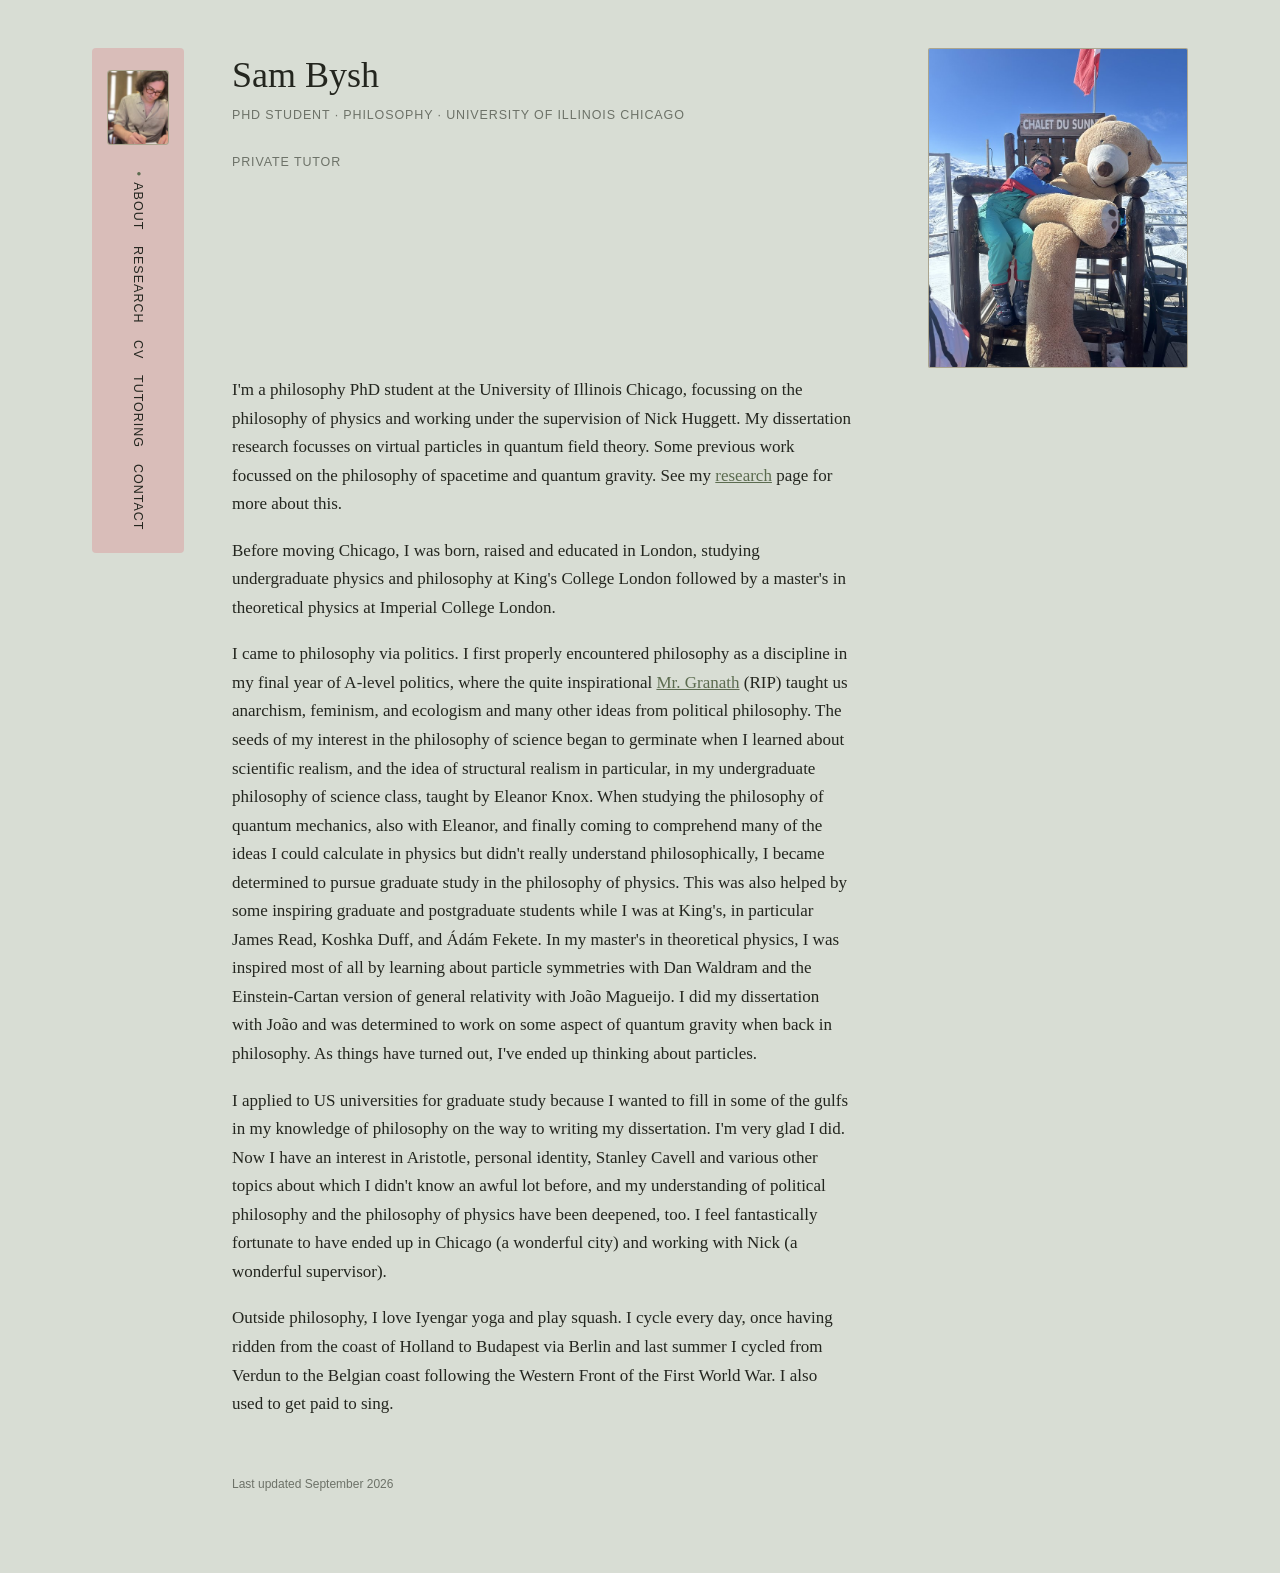
<file: index.html>
<!DOCTYPE html>
<html lang="en">
<head>
<meta charset="UTF-8">
<meta name="viewport" content="width=device-width, initial-scale=1">
<title>Sam Bysh</title>
<meta name="description" content="Sam Bysh, PhD candidate in philosophy of physics at the University of Illinois Chicago and private tutor.">
<link rel="canonical" href="https://sambysh.co.uk/">
<link rel="icon" type="image/svg+xml" href="favicon.svg">
<link rel="stylesheet" href="style.css?v=3">
</head>
<body>
<div class="page">

  <div class="sidebar">
    <div class="photo"><img src="assets/photo-small.jpg" alt="Sam Bysh" onerror="this.parentNode.textContent='photo'"></div>
    <nav>
      <a href="index.html" class="current">About</a>
      <a href="research.html">Research</a>
      <a href="cv.html">CV</a>
      <a href="tutoring.html">Tutoring</a>
      <a href="contact.html">Contact</a>
    </nav>
  </div>

  <div class="content">
    <div class="top-row">
      <div>
        <h1>Sam Bysh</h1>
        <div class="eyebrow">PhD Student &middot; Philosophy &middot; University of Illinois Chicago</div>
        <div class="eyebrow">Private Tutor</div>
      </div>
      <div class="bio-photo"><img src="assets/photo-large.jpg" alt="Sam Bysh" onerror="this.parentNode.textContent='photo'"></div>
    </div>

    <p>
      I'm a philosophy PhD student at the University of Illinois Chicago, focussing on the philosophy of physics and working under the supervision of Nick Huggett. My dissertation research focusses on virtual particles in quantum field theory. Some previous work focussed on the philosophy of spacetime and quantum gravity. See my <a href="research.html">research</a> page for more about this.   
    </p>

    <p>
      Before moving Chicago, I was born, raised and educated in London, studying undergraduate physics and philosophy at King's College London followed by a master's in theoretical physics at Imperial College London.
    </p>

    <p>
      I came to philosophy via politics. I first properly encountered philosophy as a discipline in my final year of A-level politics, where the quite inspirational <a href="https://mrpatrickalexander.medium.com/remembering-mr-granath-the-last-history-boy-aeea62672627">Mr. Granath</a> (RIP) taught us anarchism, feminism, and ecologism and many other ideas from political philosophy. The seeds of my interest in the philosophy of science began to germinate when I learned about scientific realism, and the idea of structural realism in particular, in my undergraduate philosophy of science class, taught by Eleanor Knox. When studying the philosophy of quantum mechanics, also with Eleanor, and finally coming to comprehend many of the ideas I could calculate in physics but didn't really understand philosophically, I became determined to pursue graduate study in the philosophy of physics. This was also helped by some inspiring graduate and postgraduate students while I was at King's, in particular James Read, Koshka Duff, and  &Aacute;d&aacute;m Fekete. In my master's in theoretical physics, I was inspired most of all by learning about particle symmetries with Dan Waldram and the Einstein-Cartan version of general relativity with Jo&atilde;o Magueijo. I did my dissertation with Jo&atilde;o and was determined to work on some aspect of quantum gravity when back in philosophy. As things have turned out, I've ended up thinking about particles.
    </p>

    <p>
      I applied to US universities for graduate study because I wanted to fill in some of the gulfs in my knowledge of philosophy on the way to writing my dissertation. I'm very glad I did. Now I have an interest in Aristotle, personal identity, Stanley Cavell and various other topics about which I didn't know an awful lot before, and my understanding of political philosophy and the philosophy of physics have been deepened, too. I feel fantastically fortunate to have ended up in Chicago (a wonderful city) and working with Nick (a wonderful supervisor).
    </p>

    <p>
      Outside philosophy, I love Iyengar yoga and play squash. I cycle every day, once having ridden from the coast of Holland to Budapest via Berlin and last summer I cycled from Verdun to the Belgian coast following the Western Front of the First World War. I also used to get paid to sing.
    </p>

    <footer class="sitefoot">Last updated September 2026</footer>
  </div>

</div>
</body>
</html>
</file>
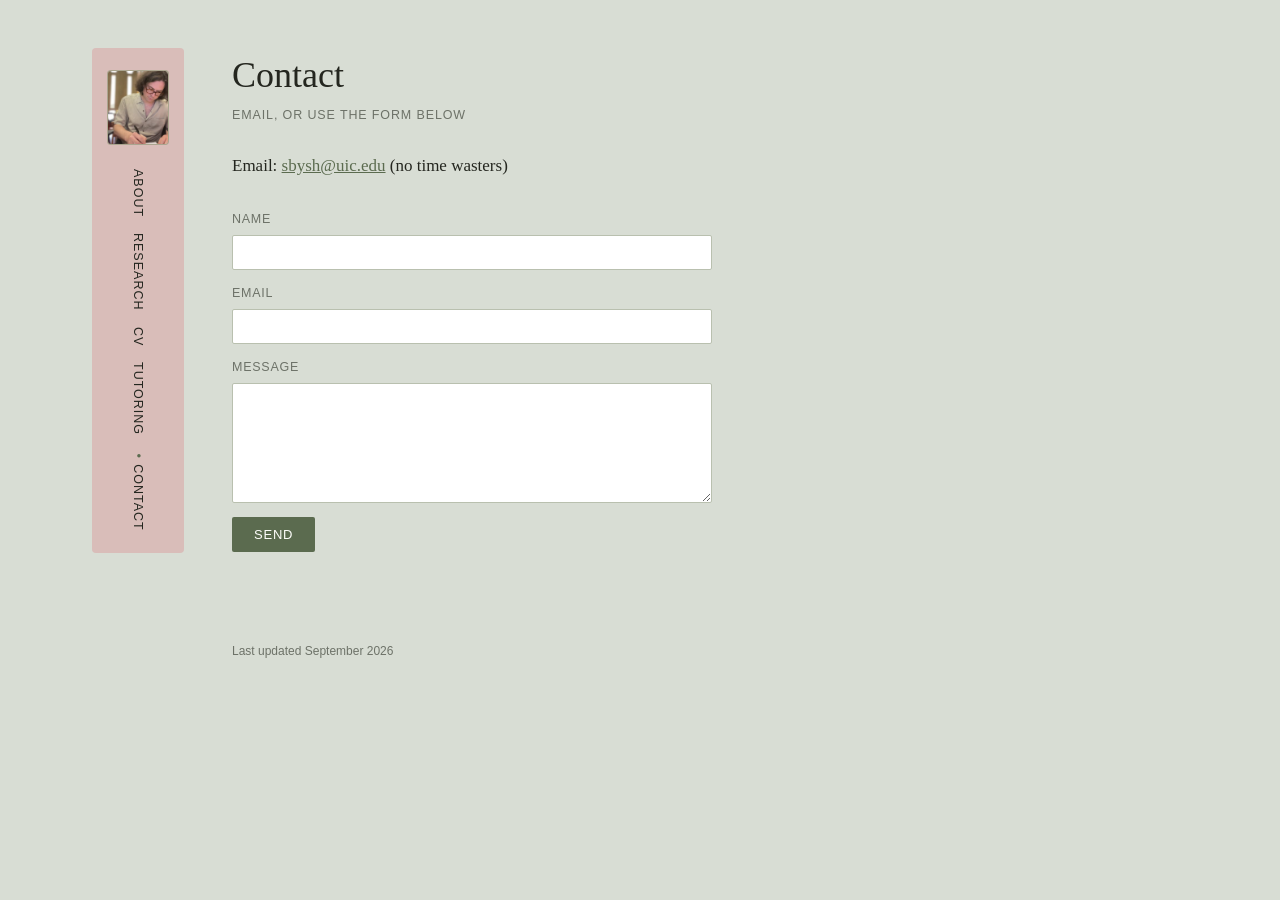
<file: contact.html>
<!DOCTYPE html>
<html lang="en">
<head>
<meta charset="UTF-8">
<meta name="viewport" content="width=device-width, initial-scale=1">
<title>Contact &middot; Sam Bysh</title>
<meta name="description" content="Get in touch with Sam Bysh.">
<link rel="canonical" href="https://sambysh.co.uk/contact.html">
<link rel="icon" type="image/svg+xml" href="favicon.svg">
<link rel="stylesheet" href="style.css?v=3">
</head>
<body>
<div class="page">

  <div class="sidebar">
    <div class="photo"><img src="assets/photo-small.jpg" alt="Sam Bysh" onerror="this.parentNode.textContent='photo'"></div>
    <nav>
      <a href="index.html">About</a>
      <a href="research.html">Research</a>
      <a href="cv.html">CV</a>
      <a href="tutoring.html">Tutoring</a>
      <a href="contact.html" class="current">Contact</a>
    </nav>
  </div>

  <div class="content">
    <h1>Contact</h1>
    <div class="eyebrow">Email, or use the form below</div>

    <div class="contact-block serif">
      Email: <a id="email-link" href="#">(enable JavaScript to see this, or use the form)</a> (no time wasters)
    </div>

    <!--
      TODO (Sam): sign up for a free account at web3forms.com, create an access key for this
      domain, and paste it in place of YOUR_ACCESS_KEY_HERE below. Submissions then arrive
      straight to your inbox, no backend required.

      Note: Web3Forms sends a verification email the first time a key is used; until you
      click the link in that email, submissions may not actually arrive even though the
      form appears to work. Worth checking your inbox (and spam folder) after your first
      real test.
    -->
    <form class="contact-form" id="contact-form" action="https://api.web3forms.com/submit" method="POST">
      <input type="hidden" name="access_key" value="54284c02-d7f0-4687-a0ac-036ecee884e4">
      <input type="hidden" name="subject" value="New message from sambysh.co.uk contact form">
      <input type="hidden" name="redirect" value="false">

      <!-- honeypot field: real visitors never see or fill this in; bots often do -->
      <input type="checkbox" name="botcheck" class="hidden-field" tabindex="-1" autocomplete="off">

      <label>
        Name
        <input type="text" name="name" required>
      </label>

      <label>
        Email
        <input type="email" name="email" required>
      </label>

      <label>
        Message
        <textarea name="message" rows="6" required></textarea>
      </label>

      <button type="submit">Send</button>

      <p id="form-status" role="status" aria-live="polite"></p>
    </form>

    <footer class="sitefoot">Last updated September 2026</footer>
  </div>

</div>

<script>
  // Very light obfuscation against the simplest scrapers: assembled at runtime rather
  // than sitting in the page source as a plain mailto link.
  (function () {
    var user = "sbysh";
    var domain = "uic.edu";
    var link = document.getElementById("email-link");
    if (link) {
      link.href = "mailto:" + user + "@" + domain;
      link.textContent = user + "@" + domain;
    }
  })();

  // Submit the form with fetch so we can show a message in place, rather than sending
  // the visitor to web3forms.com's own confirmation page. If JavaScript is unavailable,
  // the form still works as a plain POST (Web3Forms just shows their default page instead).
  (function () {
    var form = document.getElementById("contact-form");
    var status = document.getElementById("form-status");
    if (!form || !status) return;

    form.addEventListener("submit", function (event) {
      event.preventDefault();
      status.textContent = "Sending…";
      status.className = "";

      var data = new FormData(form);

      fetch(form.action, {
        method: "POST",
        body: data,
        headers: { Accept: "application/json" }
      })
        .then(function (response) { return response.json(); })
        .then(function (result) {
          if (result.success) {
            status.textContent = "Message sent, thank you. I'll get back to you soon.";
            status.className = "form-status-ok";
            form.reset();
          } else {
            status.textContent = "Something went wrong sending that. Please try again, or email me directly.";
            status.className = "form-status-error";
          }
        })
        .catch(function () {
          status.textContent = "Something went wrong sending that. Please try again, or email me directly.";
          status.className = "form-status-error";
        });
    });
  })();
</script>
</body>
</html>
</file>
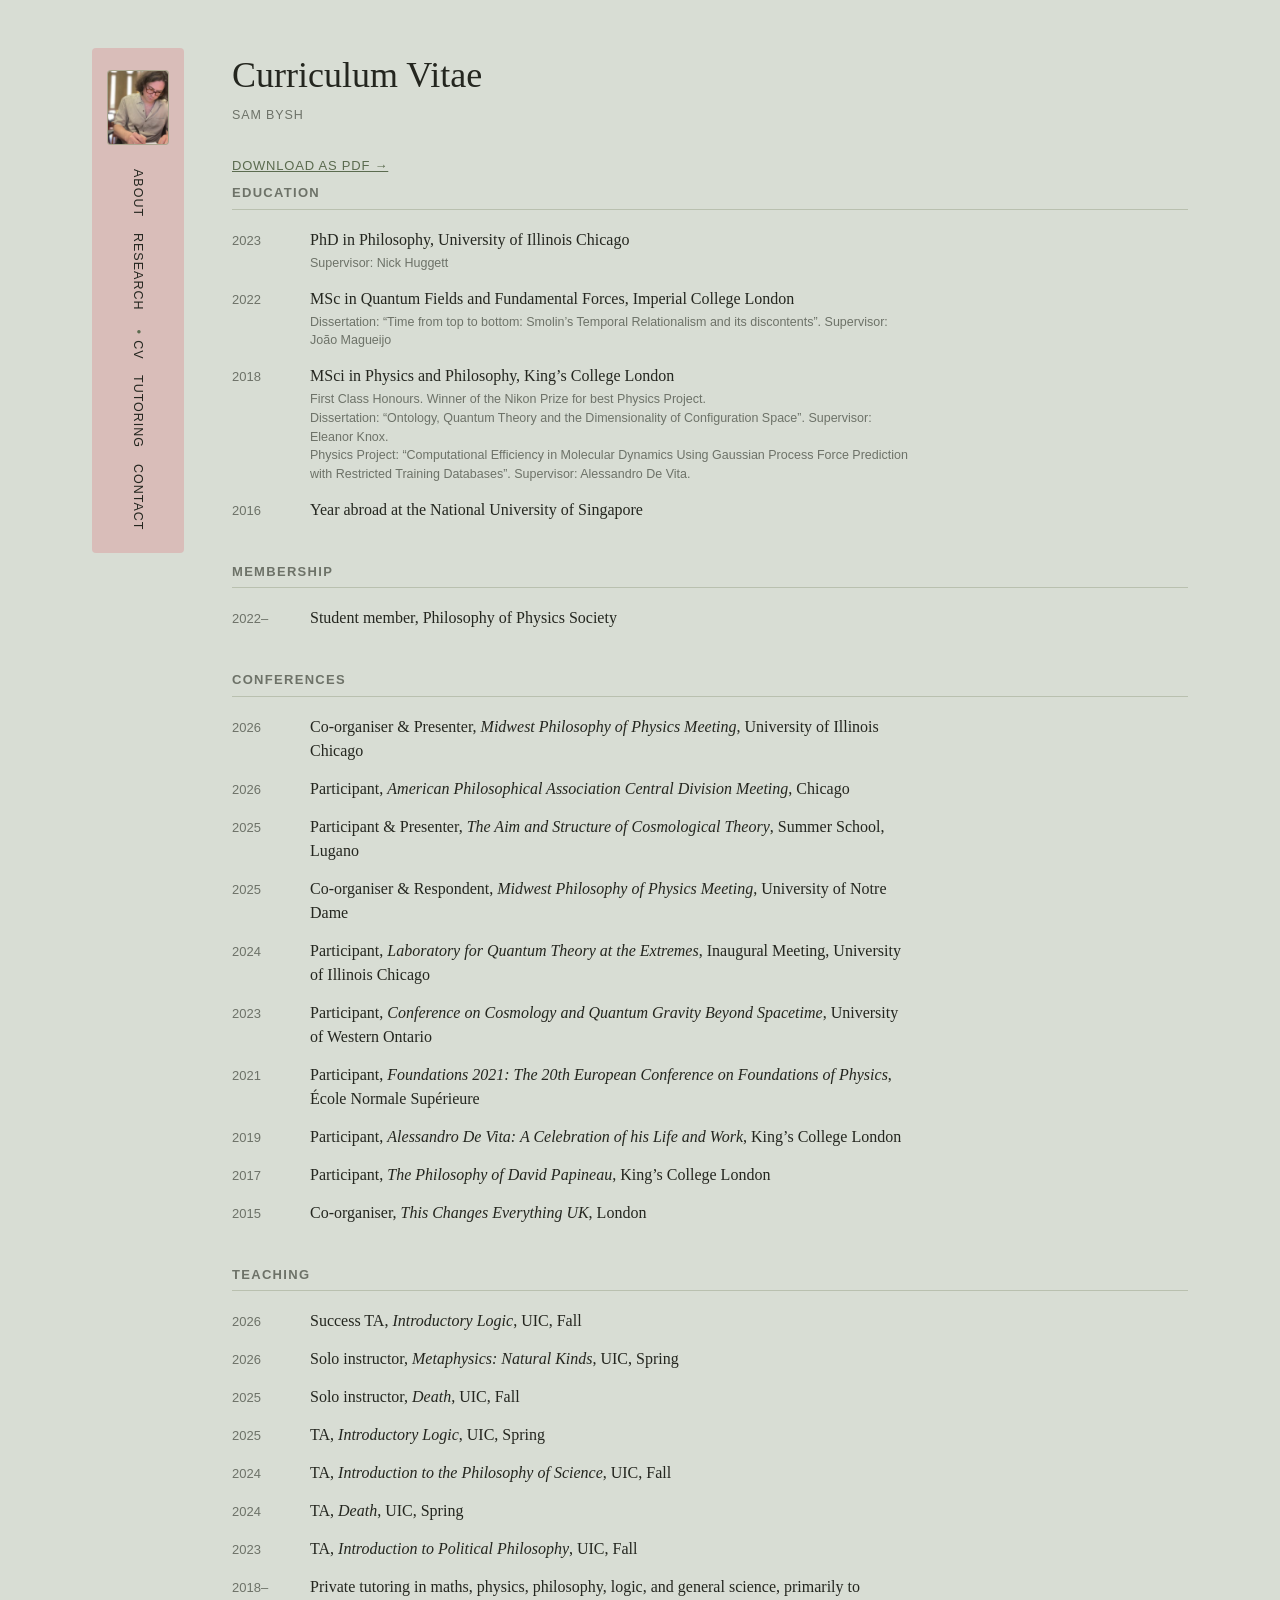
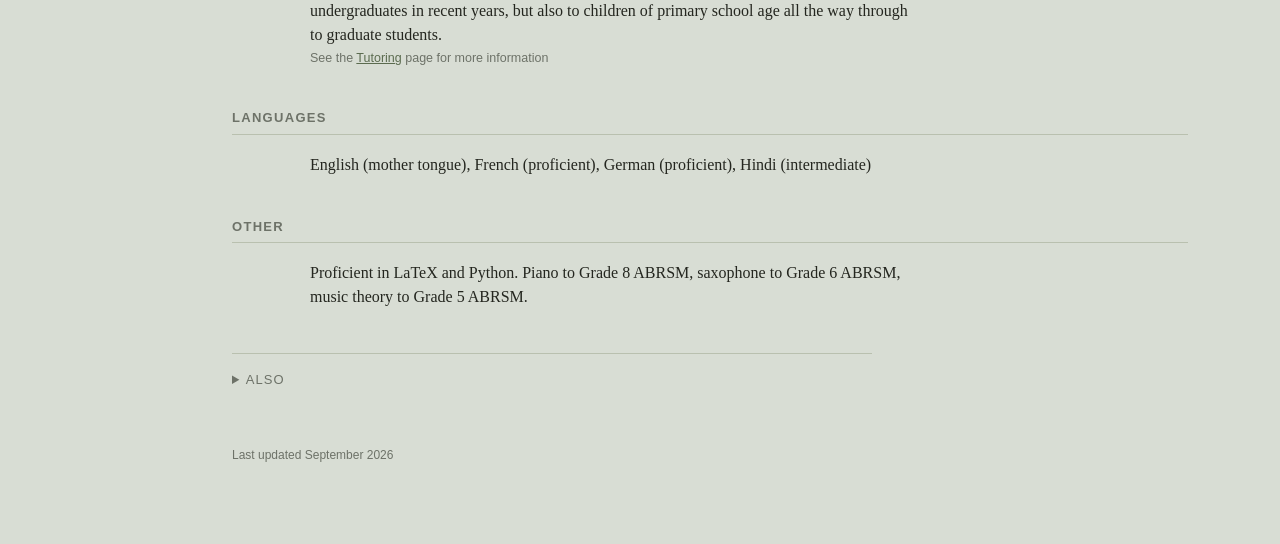
<file: cv.html>
<!DOCTYPE html>
<html lang="en">
<head>
<meta charset="UTF-8">
<meta name="viewport" content="width=device-width, initial-scale=1">
<title>CV &middot; Sam Bysh</title>
<meta name="description" content="Curriculum Vitae of Sam Bysh, PhD candidate in philosophy of physics at the University of Illinois Chicago and private tutor">
<link rel="canonical" href="https://sambysh.co.uk/cv.html">
<link rel="icon" type="image/svg+xml" href="favicon.svg">
<link rel="stylesheet" href="style.css?v=3">
</head>
<body>
<div class="page">

  <div class="sidebar">
    <div class="photo"><img src="assets/photo-small.jpg" alt="Sam Bysh" onerror="this.parentNode.textContent='photo'"></div>
    <nav>
      <a href="index.html">About</a>
      <a href="research.html">Research</a>
      <a href="cv.html" class="current">CV</a>
      <a href="tutoring.html">Tutoring</a>
      <a href="contact.html">Contact</a>
    </nav>
  </div>

  <div class="content">
    <h1>Curriculum Vitae</h1>
    <div class="eyebrow">Sam Bysh</div>

    <a class="pdf-link" href="assets/sam-bysh-cv.pdf">Download as PDF &#8594;</a>

    <h2 class="section-title">Education</h2>

    <div class="entry">
      <div class="when">2023</div>
      <div class="what">PhD in Philosophy, University of Illinois Chicago
        <span class="detail">Supervisor: Nick Huggett</span>
      </div>
    </div>

    <div class="entry">
      <div class="when">2022</div>
      <div class="what">MSc in Quantum Fields and Fundamental Forces, Imperial College London
        <span class="detail">Dissertation: &ldquo;Time from top to bottom: Smolin&rsquo;s Temporal Relationalism and its discontents&rdquo;. Supervisor: Jo&atilde;o Magueijo</span>
      </div>
    </div>

    <div class="entry">
      <div class="when">2018</div>
      <div class="what">MSci in Physics and Philosophy, King&rsquo;s College London
        <span class="detail">First Class Honours. Winner of the Nikon Prize for best Physics Project.<br>
        Dissertation: &ldquo;Ontology, Quantum Theory and the Dimensionality of Configuration Space&rdquo;. Supervisor: Eleanor Knox.<br>
        Physics Project: &ldquo;Computational Efficiency in Molecular Dynamics Using Gaussian Process Force Prediction with Restricted Training Databases&rdquo;. Supervisor: Alessandro De Vita.</span>
      </div>
    </div>

    <div class="entry">
      <div class="when">2016</div>
      <div class="what">Year abroad at the National University of Singapore</div>
    </div>

    <h2 class="section-title">Membership</h2>
    <div class="entry">
      <div class="when">2022&ndash;</div>
      <div class="what">Student member, Philosophy of Physics Society</div>
    </div>

    <h2 class="section-title">Conferences</h2>

    <div class="entry">
      <div class="when">2026</div>
      <div class="what">Co-organiser &amp; Presenter, <em>Midwest Philosophy of Physics Meeting</em>, University of Illinois Chicago</div>
    </div>
    <div class="entry">
      <div class="when">2026</div>
      <div class="what">Participant, <em>American Philosophical Association Central Division Meeting</em>, Chicago</div>
    </div>
    <div class="entry">
      <div class="when">2025</div>
      <div class="what">Participant &amp; Presenter, <em>The Aim and Structure of Cosmological Theory</em>, Summer School, Lugano</div>
    </div>
    <div class="entry">
      <div class="when">2025</div>
      <div class="what">Co-organiser &amp; Respondent, <em>Midwest Philosophy of Physics Meeting</em>, University of Notre Dame</div>
    </div>
    <div class="entry">
      <div class="when">2024</div>
      <div class="what">Participant, <em>Laboratory for Quantum Theory at the Extremes</em>, Inaugural Meeting, University of Illinois Chicago</div>
    </div>
    <div class="entry">
      <div class="when">2023</div>
      <div class="what">Participant, <em>Conference on Cosmology and Quantum Gravity Beyond Spacetime</em>, University of Western Ontario</div>
    </div>
    <div class="entry">
      <div class="when">2021</div>
      <div class="what">Participant, <em>Foundations 2021: The 20th European Conference on Foundations of Physics</em>, &Eacute;cole Normale Sup&eacute;rieure</div>
    </div>
    <div class="entry">
      <div class="when">2019</div>
      <div class="what">Participant, <em>Alessandro De Vita: A Celebration of his Life and Work</em>, King&rsquo;s College London</div>
    </div>
    <div class="entry">
      <div class="when">2017</div>
      <div class="what">Participant, <em>The Philosophy of David Papineau</em>, King&rsquo;s College London</div>
    </div>
    <div class="entry">
      <div class="when">2015</div>
      <div class="what">Co-organiser, <em>This Changes Everything UK</em>, London</div>
    </div>

    <h2 class="section-title">Teaching</h2>

    <div class="entry">
      <div class="when">2026</div>
      <div class="what">Success TA, <em>Introductory Logic</em>, UIC, Fall</div>
    </div>
    <div class="entry">
      <div class="when">2026</div>
      <div class="what">Solo instructor, <em>Metaphysics: Natural Kinds</em>, UIC, Spring</div>
    </div>
    <div class="entry">
      <div class="when">2025</div>
      <div class="what">Solo instructor, <em>Death</em>, UIC, Fall</div>
    </div>
    <div class="entry">
      <div class="when">2025</div>
      <div class="what">TA, <em>Introductory Logic</em>, UIC, Spring</div>
    </div>
    <div class="entry">
      <div class="when">2024</div>
      <div class="what">TA, <em>Introduction to the Philosophy of Science</em>, UIC, Fall</div>
    </div>
    <div class="entry">
      <div class="when">2024</div>
      <div class="what">TA, <em>Death</em>, UIC, Spring</div>
    </div>
    <div class="entry">
      <div class="when">2023</div>
      <div class="what">TA, <em>Introduction to Political Philosophy</em>, UIC, Fall</div>
    </div>
    <div class="entry">
      <div class="when">2018&ndash;</div>
      <div class="what">Private tutoring in maths, physics, philosophy, logic, and general science, primarily to undergraduates in recent years, but also to children of primary school age all the way through to graduate students.
        <span class="detail">See the <a href="tutoring.html">Tutoring</a> page for more information</span>
      </div>
    </div>

    <h2 class="section-title">Languages</h2>
    <div class="entry">
      <div class="when"></div>
      <div class="what">English (mother tongue), French (proficient), German (proficient), Hindi (intermediate)</div>
    </div>

    <h2 class="section-title">Other</h2>
    <div class="entry">
      <div class="when"></div>
      <div class="what">Proficient in LaTeX and Python. Piano to Grade 8 ABRSM, saxophone to Grade 6 ABRSM, music theory to Grade 5 ABRSM.</div>
    </div>

    <details class="also">
      <summary>Also</summary>
      <p>
        Before philosophy, I worked for some years managing an NHS administration project in North
        London, training and eventually overseeing a team of eighteen staff who summarised clinical
        correspondence for GPs across Islington and substantially cut the volume of paperwork
        reaching doctors. Around the same time I did freelance copy-editing and proofreading,
        including work on a musician's memoir later published by Faber Music. I also sang for
        several years with various ensembles, semi-professionally, with highlights including
        backing vocals for Sigur R&oacute;s in Hyde Park and a solo backed by orchestra and choir in
        front of around eight thousand people at the Wilderness festival. Before university, I
        worked at a firm of tailors, and as a teenager I also waited tables at the old White Hart
        Lane stadium, before it was knocked down, and worked as a barrow boy helping stallholders
        set up and pack away Enfield Town Market.
      </p>
    </details>

    <footer class="sitefoot">Last updated September 2026</footer>
  </div>

</div>
</body>
</html>
</file>
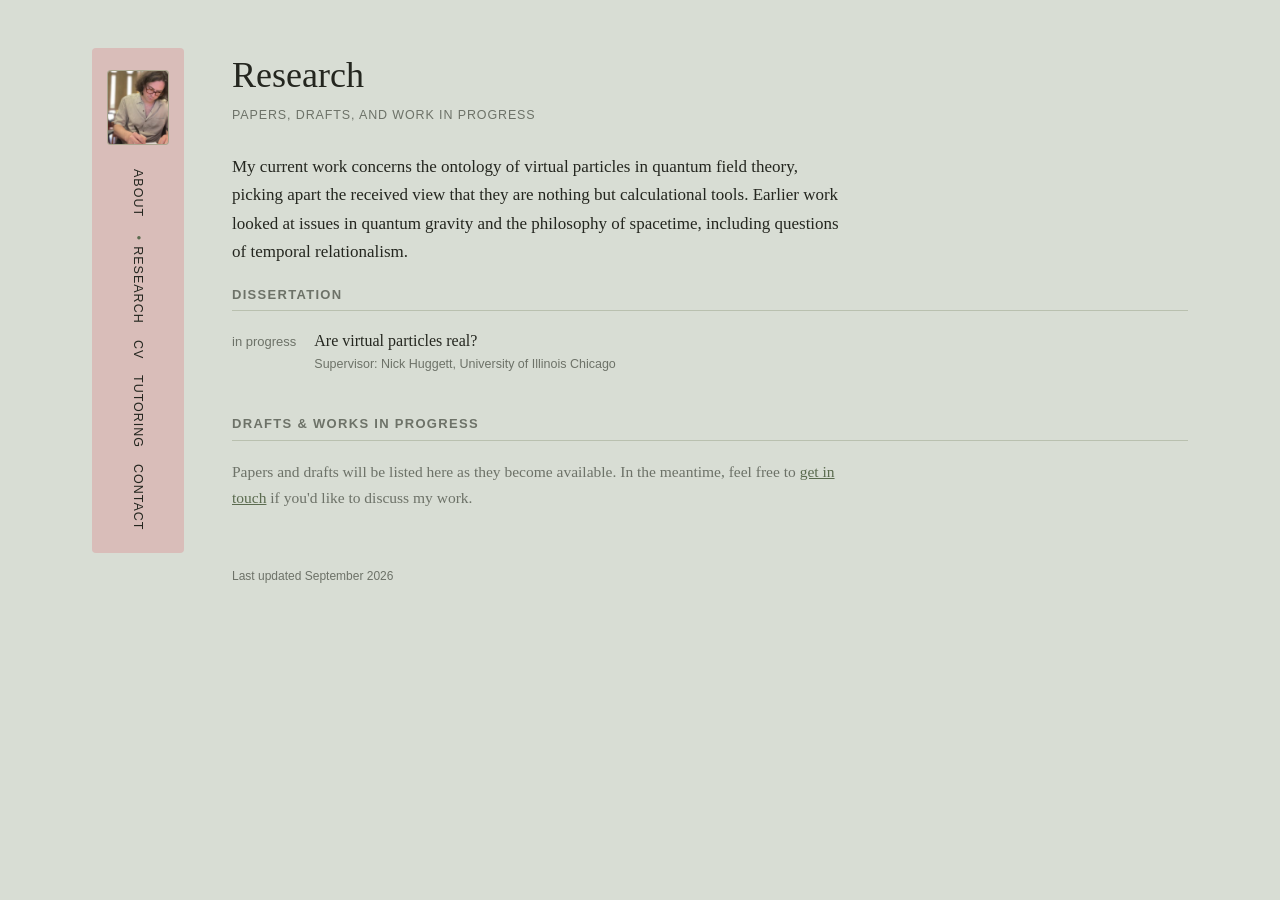
<file: research.html>
<!DOCTYPE html>
<html lang="en">
<head>
<meta charset="UTF-8">
<meta name="viewport" content="width=device-width, initial-scale=1">
<title>Research &middot; Sam Bysh</title>
<meta name="description" content="Research by Sam Bysh on the philosophy of physics, quantum field theory, and quantum gravity.">
<link rel="canonical" href="https://sambysh.co.uk/research.html">
<link rel="icon" type="image/svg+xml" href="favicon.svg">
<link rel="stylesheet" href="style.css?v=3">
</head>
<body>
<div class="page">

  <div class="sidebar">
    <div class="photo"><img src="assets/photo-small.jpg" alt="Sam Bysh" onerror="this.parentNode.textContent='photo'"></div>
    <nav>
      <a href="index.html">About</a>
      <a href="research.html" class="current">Research</a>
      <a href="cv.html">CV</a>
      <a href="tutoring.html">Tutoring</a>
      <a href="contact.html">Contact</a>
    </nav>
  </div>

  <div class="content">
    <h1>Research</h1>
    <div class="eyebrow">Papers, drafts, and work in progress</div>

    <p>
      My current work concerns the ontology of virtual particles in quantum field theory, picking apart the received view that they are nothing but calculational tools. Earlier work looked at issues in quantum
      gravity and the philosophy of spacetime, including questions of temporal relationalism.
    </p>

    <h2 class="section-title">Dissertation</h2>
    <div class="entry">
      <div class="when">in&nbsp;progress</div>
      <div class="what">
        Are virtual particles real?
        <span class="detail">Supervisor: Nick Huggett, University of Illinois Chicago</span>
      </div>
    </div>

    <h2 class="section-title">Drafts &amp; works in progress</h2>
    <p style="font-size: 15.5px; color: var(--sub); max-width: 620px;">
      Papers and drafts will be listed here as they become available. In the meantime, feel free to
      <a href="contact.html">get in touch</a> if you'd like to discuss my work.
    </p>

    <footer class="sitefoot">Last updated September 2026</footer>
  </div>

</div>
</body>
</html>
</file>
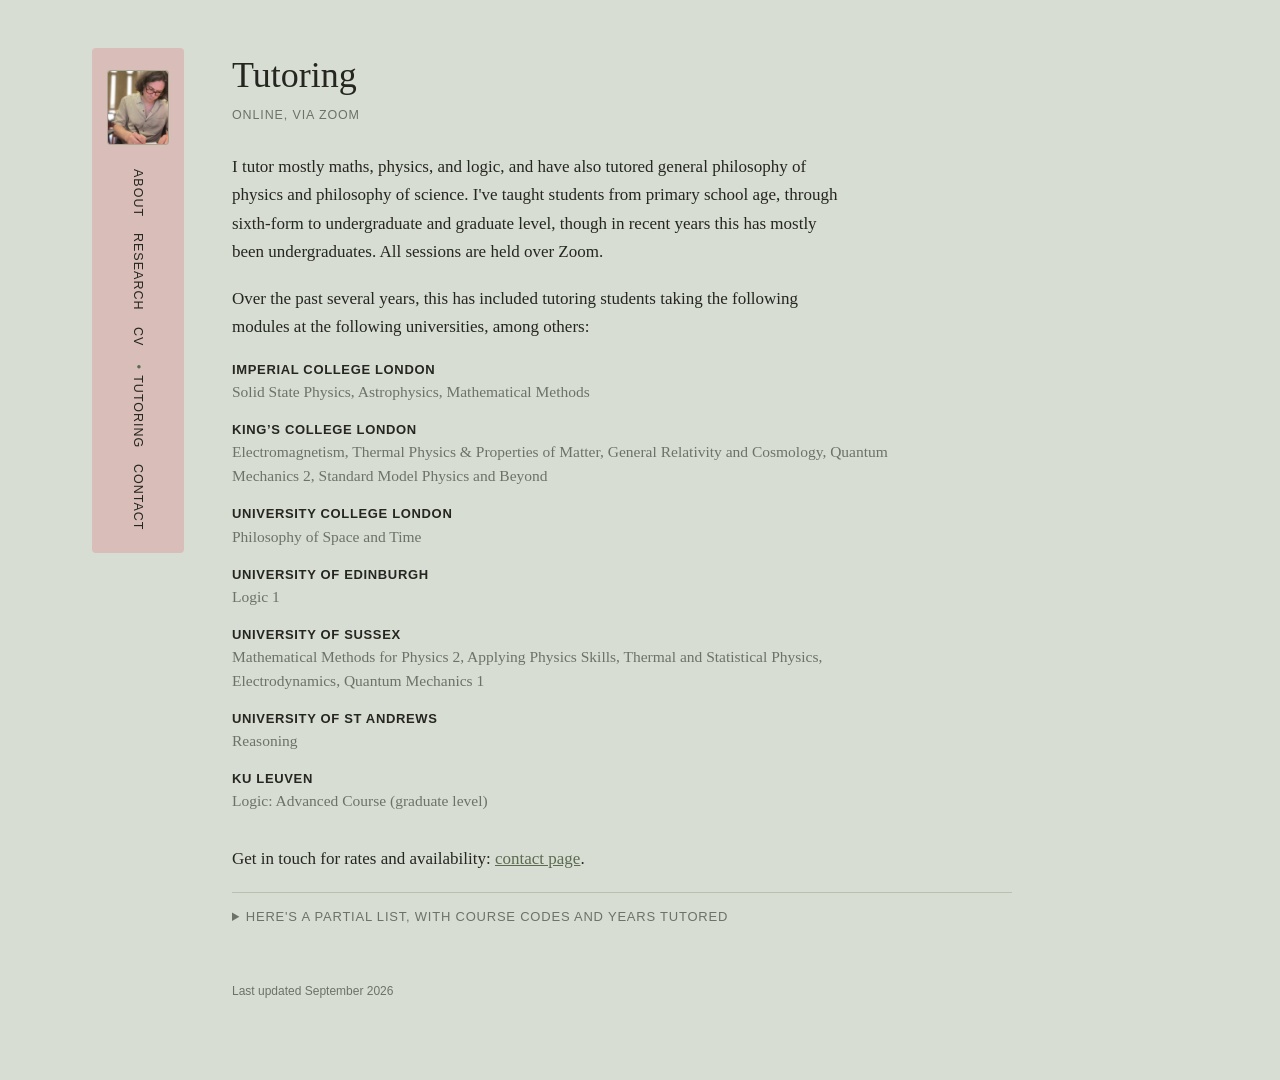
<file: tutoring.html>
<!DOCTYPE html>
<html lang="en">
<head>
<meta charset="UTF-8">
<meta name="viewport" content="width=device-width, initial-scale=1">
<title>Tutoring &middot; Sam Bysh</title>
<meta name="description" content="Online tutoring in physics, philosophy, and logic, covering modules at Imperial, King's College London, UCL, Edinburgh, Sussex, St Andrews, and KU Leuven.">
<link rel="canonical" href="https://sambysh.co.uk/tutoring.html">
<link rel="icon" type="image/svg+xml" href="favicon.svg">
<link rel="stylesheet" href="style.css?v=3">
<script type="application/ld+json">
{
  "@context": "https://schema.org",
  "@type": "Person",
  "name": "Sam Bysh",
  "jobTitle": "Tutor",
  "url": "https://sambysh.co.uk/tutoring.html",
  "knowsAbout": ["Physics", "Philosophy", "Logic", "Mathematics"],
  "makesOffer": [
    {
      "@type": "Offer",
      "itemOffered": {
        "@type": "Course",
        "name": "Logic: Advanced Course",
        "courseCode": "B-KUL-W0Q21A",
        "provider": { "@type": "CollegeOrUniversity", "name": "KU Leuven" }
      }
    },
    {
      "@type": "Offer",
      "itemOffered": {
        "@type": "Course",
        "name": "Logic 1",
        "courseCode": "PHIL08004",
        "provider": { "@type": "CollegeOrUniversity", "name": "University of Edinburgh" }
      }
    },
    {
      "@type": "Offer",
      "itemOffered": {
        "@type": "Course",
        "name": "Reasoning",
        "provider": { "@type": "CollegeOrUniversity", "name": "University of St Andrews" }
      }
    },
    {
      "@type": "Offer",
      "itemOffered": {
        "@type": "Course",
        "name": "Philosophy of Space and Time",
        "courseCode": "PHIL0160",
        "provider": { "@type": "CollegeOrUniversity", "name": "University College London" }
      }
    },
    {
      "@type": "Offer",
      "itemOffered": {
        "@type": "Course",
        "name": "Mathematical Methods for Physics 2",
        "courseCode": "F3202",
        "provider": { "@type": "CollegeOrUniversity", "name": "University of Sussex" }
      }
    },
    {
      "@type": "Offer",
      "itemOffered": {
        "@type": "Course",
        "name": "Applying Physics Skills",
        "courseCode": "F3227",
        "provider": { "@type": "CollegeOrUniversity", "name": "University of Sussex" }
      }
    },
    {
      "@type": "Offer",
      "itemOffered": {
        "@type": "Course",
        "name": "Thermal and Statistical Physics",
        "courseCode": "F3224",
        "provider": { "@type": "CollegeOrUniversity", "name": "University of Sussex" }
      }
    },
    {
      "@type": "Offer",
      "itemOffered": {
        "@type": "Course",
        "name": "Electrodynamics",
        "courseCode": "F3204",
        "provider": { "@type": "CollegeOrUniversity", "name": "University of Sussex" }
      }
    },
    {
      "@type": "Offer",
      "itemOffered": {
        "@type": "Course",
        "name": "Quantum Mechanics 1",
        "courseCode": "F3239",
        "provider": { "@type": "CollegeOrUniversity", "name": "University of Sussex" }
      }
    },
    {
      "@type": "Offer",
      "itemOffered": {
        "@type": "Course",
        "name": "Thermal Physics and Properties of Matter",
        "courseCode": "5CCP4000",
        "provider": { "@type": "CollegeOrUniversity", "name": "King's College London" }
      }
    },
    {
      "@type": "Offer",
      "itemOffered": {
        "@type": "Course",
        "name": "Electromagnetism",
        "courseCode": "5CCP2380",
        "provider": { "@type": "CollegeOrUniversity", "name": "King's College London" }
      }
    },
    {
      "@type": "Offer",
      "itemOffered": {
        "@type": "Course",
        "name": "General Relativity and Cosmology",
        "courseCode": "6CCP3630",
        "provider": { "@type": "CollegeOrUniversity", "name": "King's College London" }
      }
    },
    {
      "@type": "Offer",
      "itemOffered": {
        "@type": "Course",
        "name": "Quantum Mechanics 2",
        "courseCode": "6CCP3221",
        "provider": { "@type": "CollegeOrUniversity", "name": "King's College London" }
      }
    },
    {
      "@type": "Offer",
      "itemOffered": {
        "@type": "Course",
        "name": "Standard Model Physics and Beyond",
        "courseCode": "7CCP4501",
        "provider": { "@type": "CollegeOrUniversity", "name": "King's College London" }
      }
    },
    {
      "@type": "Offer",
      "itemOffered": {
        "@type": "Course",
        "name": "Solid State Physics",
        "courseCode": "PHYS60003",
        "provider": { "@type": "CollegeOrUniversity", "name": "Imperial College London" }
      }
    },
    {
      "@type": "Offer",
      "itemOffered": {
        "@type": "Course",
        "name": "Astrophysics",
        "courseCode": "PHYS60014",
        "provider": { "@type": "CollegeOrUniversity", "name": "Imperial College London" }
      }
    },
    {
      "@type": "Offer",
      "itemOffered": {
        "@type": "Course",
        "name": "Mathematical Methods",
        "courseCode": "PHYS50007",
        "provider": { "@type": "CollegeOrUniversity", "name": "Imperial College London" }
      }
    }
  ]
}
</script>
</head>
<body>
<div class="page">

  <div class="sidebar">
    <div class="photo"><img src="assets/photo-small.jpg" alt="Sam Bysh" onerror="this.parentNode.textContent='photo'"></div>
    <nav>
      <a href="index.html">About</a>
      <a href="research.html">Research</a>
      <a href="cv.html">CV</a>
      <a href="tutoring.html" class="current">Tutoring</a>
      <a href="contact.html">Contact</a>
    </nav>
  </div>

  <div class="content">
    <h1>Tutoring</h1>
    <div class="eyebrow">Online, via Zoom</div>

    <p>
      I tutor mostly maths, physics, and logic, and have also tutored general
      philosophy of physics and philosophy of science. I've taught students from primary school age,
      through sixth-form to undergraduate and graduate level, though in recent years this has mostly been undergraduates. All
      sessions are held over Zoom.
    </p>

    <p>
      Over the past several years, this has included tutoring students taking the following
      modules at the following universities, among others:
    </p>

    <div class="module-groups">
      <div class="module-group">
        <div class="inst">Imperial College London</div>
        <div class="mods">Solid State Physics, Astrophysics, Mathematical Methods</div>
      </div>
      <div class="module-group">
        <div class="inst">King&rsquo;s College London</div>
        <div class="mods">Electromagnetism, Thermal Physics &amp; Properties of Matter, General Relativity and Cosmology, Quantum Mechanics 2, Standard Model Physics and Beyond</div>
      </div>
      <div class="module-group">
        <div class="inst">University College London</div>
        <div class="mods">Philosophy of Space and Time</div>
      </div>
      <div class="module-group">
        <div class="inst">University of Edinburgh</div>
        <div class="mods">Logic 1</div>
      </div>
      <div class="module-group">
        <div class="inst">University of Sussex</div>
        <div class="mods">Mathematical Methods for Physics 2, Applying Physics Skills, Thermal and Statistical Physics, Electrodynamics, Quantum Mechanics 1</div>
      </div>
      <div class="module-group">
        <div class="inst">University of St Andrews</div>
        <div class="mods">Reasoning</div>
      </div>
      <div class="module-group">
        <div class="inst">KU Leuven</div>
        <div class="mods">Logic: Advanced Course (graduate level)</div>
      </div>
    </div>

    <p>
      Get in touch for rates and availability: <a href="contact.html">contact page</a>.
    </p>

    <details class="modules-full">
      <summary>Here's a partial list, with course codes and years tutored</summary>

      <table class="module-table">
        <caption>Imperial College London &mdash; Physics (Undergraduate)</caption>
        <thead><tr><th>Module</th><th>Code</th><th>Year(s)</th></tr></thead>
        <tbody>
          <tr><td><a href="https://www.imperial.ac.uk/physics/students/current-students/undergraduate-and-masters-degree-courses-list/">Solid State Physics</a></td><td>PHYS60003</td><td>2025/26</td></tr>
          <tr><td><a href="https://www.imperial.ac.uk/physics/students/current-students/undergraduate-and-masters-degree-courses-list/">Astrophysics</a></td><td>PHYS60014</td><td>2025/26</td></tr>
          <tr><td><a href="https://www.imperial.ac.uk/physics/students/current-students/undergraduate-and-masters-degree-courses-list/">Mathematical Methods</a></td><td>PHYS50007</td><td>2024/25</td></tr>
        </tbody>
      </table>

      <table class="module-table">
        <caption>King&rsquo;s College London &mdash; Physics (Undergraduate)</caption>
        <thead><tr><th>Module</th><th>Code</th><th>Year(s)</th></tr></thead>
        <tbody>
          <tr><td><a href="https://www.kcl.ac.uk/abroad/module-options/thermal-physics-properties-of-matter">Thermal Physics &amp; Properties of Matter</a></td><td>5CCP4000</td><td>2026/27</td></tr>
          <tr><td><a href="https://www.kcl.ac.uk/abroad/module-options/module?id=abd74d6c-9eef-462f-aa21-2918b4f648dc">Electromagnetism</a></td><td>5CCP2380</td><td>2023/24, 2025/26</td></tr>
          <tr><td><a href="https://www.kcl.ac.uk/abroad/module-options/general-relativity-and-cosmology-1">General Relativity and Cosmology</a></td><td>6CCP3630</td><td>2023/24</td></tr>
          <tr><td><a href="https://www.kcl.ac.uk/abroad/module-options/module?id=50e993ea-ae83-4e22-8a19-f9c45a5d38d0">Quantum Mechanics 2</a></td><td>6CCP3221</td><td>2023/24</td></tr>
          <tr><td><a href="https://www.kcl.ac.uk/abroad/module-options/standard-model-physics-and-beyond-15-credits">Standard Model Physics and Beyond</a></td><td>7CCP4501</td><td>2023/24</td></tr>
        </tbody>
      </table>

      <table class="module-table">
        <caption>University College London &mdash; Philosophy (Undergraduate)</caption>
        <thead><tr><th>Module</th><th>Code</th><th>Year(s)</th></tr></thead>
        <tbody>
          <tr><td><a href="https://www.ucl.ac.uk/arts-humanities/philosophy/current-students/ba-modules">Philosophy of Space and Time</a></td><td>PHIL0160</td><td>2024/25</td></tr>
        </tbody>
      </table>

      <table class="module-table">
        <caption>University of Edinburgh &mdash; Philosophy (Undergraduate)</caption>
        <thead><tr><th>Module</th><th>Code</th><th>Year(s)</th></tr></thead>
        <tbody>
          <tr><td><a href="https://www.drps.ed.ac.uk/25-26/dpt/cxphil08004.htm">Logic 1</a></td><td>PHIL08004</td><td>2025/26</td></tr>
        </tbody>
      </table>

      <table class="module-table">
        <caption>University of Sussex &mdash; Physics (Undergraduate)</caption>
        <thead><tr><th>Module</th><th>Code</th><th>Year(s)</th></tr></thead>
        <tbody>
          <tr><td><a href="https://www.sussex.ac.uk/study/modules/undergraduate/2024/98437-mathematical-methods-for-physics-2">Mathematical Methods for Physics 2</a></td><td>F3202</td><td>2024/25</td></tr>
          <tr><td><a href="https://www.sussex.ac.uk/study/modules/undergraduate/2026/105598-applying-physics-skills">Applying Physics Skills</a></td><td>F3227</td><td>2025/26</td></tr>
          <tr><td><a href="https://www.sussex.ac.uk/study/modules/undergraduate/2026/98443-thermal-and-statistical-physics">Thermal and Statistical Physics</a></td><td>F3224</td><td>2025/26</td></tr>
          <tr><td><a href="https://www.sussex.ac.uk/study/modules/undergraduate/2026/93583-electrodynamics">Electrodynamics</a></td><td>F3204</td><td>2025/26</td></tr>
          <tr><td><a href="https://www.sussex.ac.uk/study/modules/undergraduate/2026/102303-quantum-mechanics-1">Quantum Mechanics 1</a></td><td>F3239</td><td>2025/26</td></tr>
        </tbody>
      </table>

      <table class="module-table">
        <caption>University of St Andrews &mdash; Philosophy (Undergraduate)</caption>
        <thead><tr><th>Module</th><th>Code</th><th>Year(s)</th></tr></thead>
        <tbody>
          <tr><td>Reasoning</td><td>&mdash;</td><td>2025/26</td></tr>
        </tbody>
      </table>

      <table class="module-table">
        <caption>KU Leuven &mdash; Philosophy (Graduate)</caption>
        <thead><tr><th>Module</th><th>Code</th><th>Year(s)</th></tr></thead>
        <tbody>
          <tr><td><a href="https://onderwijsaanbod.kuleuven.be/syllabi/e/W0Q21A">Logic: Advanced Course</a></td><td>B-KUL-W0Q21A</td><td>2025/26</td></tr>
        </tbody>
      </table>
    </details>

    <footer class="sitefoot">Last updated September 2026</footer>
  </div>

</div>
</body>
</html>
</file>
<file: style.css>
/* -------------------------------------------------------------
   Sam Bysh — personal site
   Palette: sage-grey ground, dusky pink sidebar, sage accent
   Nav/labels: Helvetica; body/headings: Baskerville
   ------------------------------------------------------------- */

:root {
  --bg: #d8ddd4;
  --sidebar-bg: #d9bdb9;
  --accent: #5b6b4f;
  --text: #24261f;
  --sub: #6d7268;
  --photo-bg: #c9c2a8;
  --rule: #b9c0af;
}

* { box-sizing: border-box; }

html, body {
  margin: 0;
  padding: 0;
  background: var(--bg);
  color: var(--text);
}

body {
  font-family: 'Helvetica Neue', Helvetica, Arial, sans-serif;
  line-height: 1.5;
}

a {
  color: var(--accent);
}

a:hover {
  color: var(--text);
}

.serif {
  font-family: Baskerville, 'Times New Roman', Georgia, serif;
}

.page {
  display: flex;
  align-items: flex-start;
  gap: 48px;
  max-width: 980px;
  margin: 0 auto;
  padding: 48px 32px 80px;
}

@media (min-width: 1100px) {
  .page {
    max-width: 1160px;
  }
}

/* ---------------- sidebar ---------------- */

.sidebar {
  flex: 0 0 92px;
  display: flex;
  flex-direction: column;
  align-items: center;
  gap: 24px;
  background: var(--sidebar-bg);
  border-radius: 4px;
  padding: 22px 8px;
  position: sticky;
  top: 32px;
}

.sidebar .photo {
  width: 62px;
  height: 75px;
  border-radius: 4px;
  background: var(--photo-bg);
  border: 1px solid rgba(0, 0, 0, 0.15);
  overflow: hidden;
  display: flex;
  align-items: center;
  justify-content: center;
  color: var(--sub);
  font-size: 9px;
  text-transform: uppercase;
  letter-spacing: 0.04em;
  text-align: center;
}

.sidebar .photo img {
  width: 100%;
  height: 100%;
  object-fit: cover;
  display: block;
}

.sidebar nav {
  display: flex;
  flex-direction: column;
  gap: 16px;
}

.sidebar nav a {
  writing-mode: vertical-rl;
  text-decoration: none;
  color: var(--text);
  font-size: 12.5px;
  letter-spacing: 0.08em;
  text-transform: uppercase;
}

.sidebar nav a:hover {
  color: var(--accent);
}

.sidebar nav a.current {
  color: var(--text);
}

.sidebar nav a.current::before {
  content: '\25CF\A0';
  color: var(--accent);
  font-size: 8px;
  white-space: pre;
}

/* ---------------- content ---------------- */

.content {
  flex: 1;
  min-width: 0;
}

.content h1 {
  font-family: Baskerville, 'Times New Roman', Georgia, serif;
  font-weight: normal;
  font-size: 36px;
  margin: 0 0 4px;
}

.eyebrow {
  font-size: 12.5px;
  text-transform: uppercase;
  letter-spacing: 0.07em;
  color: var(--sub);
  margin-bottom: 28px;
}

.content p {
  font-family: Baskerville, 'Times New Roman', Georgia, serif;
  font-size: 17px;
  line-height: 1.68;
  max-width: 620px;
  margin: 0 0 18px;
}

.top-row {
  display: flex;
  justify-content: space-between;
  align-items: flex-start;
  gap: 24px;
  margin-bottom: 8px;
}

.bio-photo {
  flex-shrink: 0;
  width: 190px;
  height: 230px;
  border-radius: 2px;
  background: var(--photo-bg);
  border: 1px solid rgba(0, 0, 0, 0.15);
  overflow: hidden;
  display: flex;
  align-items: center;
  justify-content: center;
  color: var(--sub);
  font-size: 10px;
  text-transform: uppercase;
}

@media (min-width: 1100px) {
  .bio-photo {
    width: 260px;
    height: 320px;
  }
}

.bio-photo img {
  width: 100%;
  height: 100%;
  object-fit: cover;
  display: block;
}

/* ---------------- CV / section blocks ---------------- */

h2.section-title {
  font-family: 'Helvetica Neue', Helvetica, Arial, sans-serif;
  font-size: 13px;
  text-transform: uppercase;
  letter-spacing: 0.1em;
  color: var(--sub);
  border-bottom: 1px solid var(--rule);
  padding-bottom: 6px;
  margin: 40px 0 18px;
}

h2.section-title:first-of-type {
  margin-top: 0;
}

.entry {
  display: flex;
  gap: 18px;
  margin-bottom: 14px;
  max-width: 680px;
}

.entry .when {
  flex: 0 0 60px;
  font-size: 13px;
  color: var(--sub);
  padding-top: 3px;
}

.entry .what {
  font-family: Baskerville, 'Times New Roman', Georgia, serif;
  font-size: 16px;
  line-height: 1.5;
}

.entry .what .detail {
  display: block;
  font-family: 'Helvetica Neue', Helvetica, Arial, sans-serif;
  font-size: 12.5px;
  color: var(--sub);
  margin-top: 2px;
}

details.also {
  margin-top: 44px;
  max-width: 640px;
  border-top: 1px solid var(--rule);
  padding-top: 16px;
}

details.also summary {
  cursor: pointer;
  font-size: 13px;
  text-transform: uppercase;
  letter-spacing: 0.08em;
  color: var(--sub);
}

details.also p {
  margin-top: 16px;
  font-size: 15.5px;
}

.pdf-link {
  display: inline-block;
  margin-bottom: 8px;
  font-size: 13px;
  text-transform: uppercase;
  letter-spacing: 0.06em;
}

/* ---------------- tutoring: module lists ---------------- */

.module-groups {
  max-width: 680px;
  margin: 8px 0 32px;
}

.module-group {
  margin-bottom: 16px;
  font-size: 15.5px;
  line-height: 1.55;
}

.module-group .inst {
  font-family: 'Helvetica Neue', Helvetica, Arial, sans-serif;
  font-weight: bold;
  font-size: 13px;
  text-transform: uppercase;
  letter-spacing: 0.05em;
  color: var(--text);
}

.module-group .mods {
  font-family: Baskerville, 'Times New Roman', Georgia, serif;
  color: var(--sub);
}

details.modules-full {
  max-width: 780px;
  margin: 8px 0 32px;
  border-top: 1px solid var(--rule);
  padding-top: 14px;
}

details.modules-full summary {
  cursor: pointer;
  font-size: 13px;
  text-transform: uppercase;
  letter-spacing: 0.06em;
  color: var(--sub);
}

table.module-table {
  border-collapse: collapse;
  width: 100%;
  margin-top: 16px;
  font-size: 14px;
}

table.module-table caption {
  text-align: left;
  font-family: 'Helvetica Neue', Helvetica, Arial, sans-serif;
  font-size: 13px;
  text-transform: uppercase;
  letter-spacing: 0.05em;
  color: var(--text);
  margin: 18px 0 6px;
}

table.module-table th,
table.module-table td {
  text-align: left;
  padding: 5px 14px 5px 0;
  border-bottom: 1px solid var(--rule);
  vertical-align: top;
}

table.module-table th {
  font-family: 'Helvetica Neue', Helvetica, Arial, sans-serif;
  font-weight: normal;
  color: var(--sub);
  text-transform: uppercase;
  font-size: 11px;
  letter-spacing: 0.05em;
}

@media (max-width: 640px) {
  table.module-table {
    font-size: 13px;
  }
  table.module-table th,
  table.module-table td {
    padding: 5px 8px 5px 0;
  }
}

/* ---------------- misc content elements ---------------- */

ul.plain {
  font-family: Baskerville, 'Times New Roman', Georgia, serif;
  font-size: 16px;
  line-height: 1.65;
  max-width: 620px;
  padding-left: 20px;
}

.contact-block {
  font-size: 17px;
  margin-bottom: 32px;
}

form.contact-form {
  max-width: 480px;
  display: flex;
  flex-direction: column;
  gap: 14px;
}

form.contact-form label {
  font-size: 12.5px;
  text-transform: uppercase;
  letter-spacing: 0.06em;
  color: var(--sub);
  display: flex;
  flex-direction: column;
  gap: 6px;
}

form.contact-form input,
form.contact-form textarea {
  font-family: Baskerville, 'Times New Roman', Georgia, serif;
  font-size: 15px;
  padding: 8px 10px;
  border: 1px solid var(--rule);
  border-radius: 2px;
  background: #fff;
  color: var(--text);
}

form.contact-form button {
  align-self: flex-start;
  font-family: 'Helvetica Neue', Helvetica, Arial, sans-serif;
  font-size: 13px;
  text-transform: uppercase;
  letter-spacing: 0.06em;
  background: var(--accent);
  color: #fdfdfa;
  border: none;
  padding: 10px 22px;
  border-radius: 2px;
  cursor: pointer;
}

form.contact-form button:hover {
  opacity: 0.9;
}

.hidden-field {
  position: absolute;
  left: -9999px;
  top: -9999px;
}

#form-status {
  font-size: 14px;
  min-height: 1.2em;
  margin: 4px 0 0;
}

#form-status.form-status-ok {
  color: var(--accent);
}

#form-status.form-status-error {
  color: #a8542f;
}

footer.sitefoot {
  margin-top: 56px;
  font-size: 12px;
  color: var(--sub);
}

/* ---------------- mobile ---------------- */

@media (max-width: 640px) {
  .page {
    flex-direction: column;
    gap: 24px;
    padding: 28px 20px 60px;
  }

  .sidebar {
    flex-direction: row;
    width: 100%;
    position: static;
    gap: 18px;
  }

  .sidebar .photo {
    width: 46px;
    height: 52px;
    flex-shrink: 0;
  }

  .sidebar nav {
    flex-direction: row;
    flex-wrap: wrap;
    gap: 14px;
  }

  .sidebar nav a {
    writing-mode: horizontal-tb;
  }

  .top-row {
    flex-direction: column-reverse;
  }

  .bio-photo {
    width: 100%;
    height: 200px;
  }

  .content h1 {
    font-size: 30px;
  }

  .entry {
    flex-direction: column;
    gap: 2px;
  }

  .entry .when {
    padding-top: 0;
  }
}
</file>
